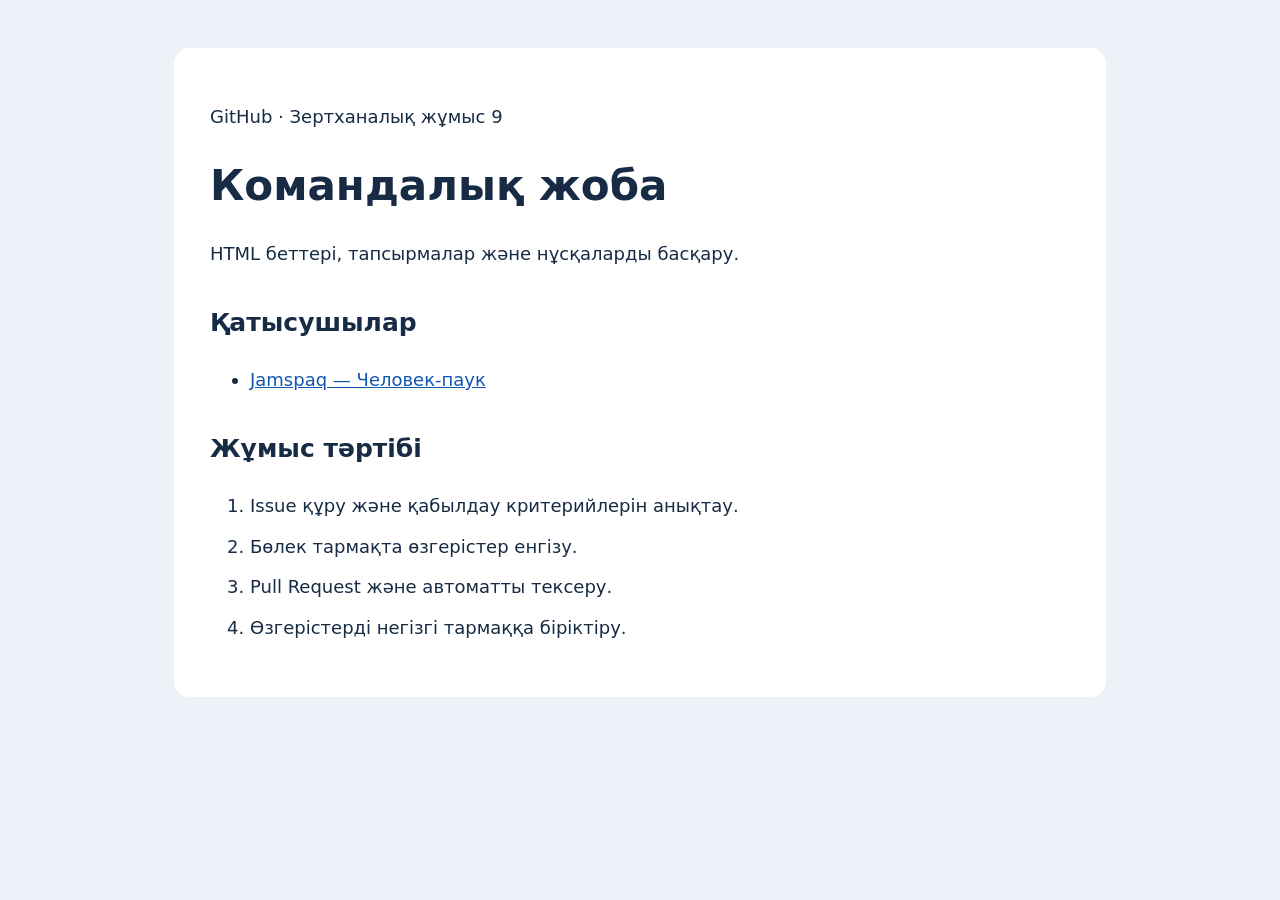
<file: index.html>
<!doctype html>
<html lang="kk"><head><meta charset="utf-8"><meta name="viewport" content="width=device-width, initial-scale=1"><title>Зертханалық жұмыс 9</title><link rel="stylesheet" href="style.css"></head>
<body><main><header><p>GitHub · Зертханалық жұмыс 9</p><h1>Командалық жоба</h1><p>HTML беттері, тапсырмалар және нұсқаларды басқару.</p></header><section aria-labelledby="members"><h2 id="members">Қатысушылар</h2><ul><li><a href="favorite-hero.html">Jamspaq — Человек-паук</a></li></ul></section><section><h2>Жұмыс тәртібі</h2><ol><li>Issue құру және қабылдау критерийлерін анықтау.</li><li>Бөлек тармақта өзгерістер енгізу.</li><li>Pull Request және автоматты тексеру.</li><li>Өзгерістерді негізгі тармаққа біріктіру.</li></ol></section></main></body></html>
</file>
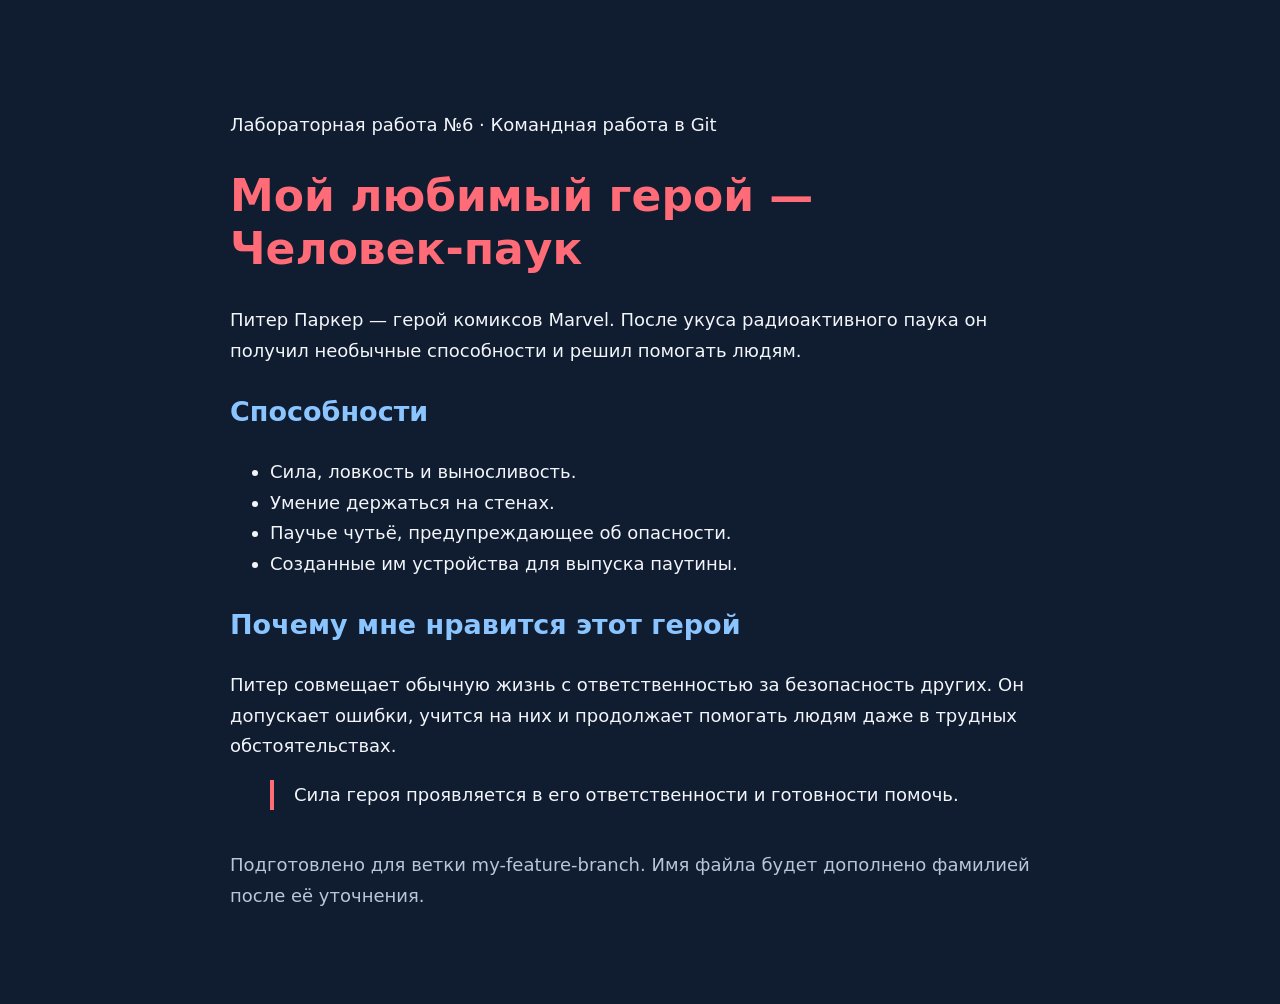
<file: favorite-hero.html>
<!doctype html>
<html lang="ru"><head><meta charset="utf-8"><meta name="viewport" content="width=device-width, initial-scale=1"><title>Любимый герой — Человек-паук</title>
<style>body{margin:0;background:#101c30;color:#f2f5fa;font:18px/1.7 system-ui}main{max-width:820px;margin:60px auto;padding:32px}h1{font-size:44px;line-height:1.2;color:#ff6b76}h2{color:#8bc5ff}a{color:#8bc5ff}blockquote{border-left:4px solid #ff6b76;padding-left:20px}footer{margin-top:40px;color:#b9c5d8}</style></head>
<body><main><p>Лабораторная работа №6 · Командная работа в Git</p><h1>Мой любимый герой — Человек-паук</h1>
<p>Питер Паркер — герой комиксов Marvel. После укуса радиоактивного паука он получил необычные способности и решил помогать людям.</p>
<h2>Способности</h2><ul><li>Сила, ловкость и выносливость.</li><li>Умение держаться на стенах.</li><li>Паучье чутьё, предупреждающее об опасности.</li><li>Созданные им устройства для выпуска паутины.</li></ul>
<h2>Почему мне нравится этот герой</h2><p>Питер совмещает обычную жизнь с ответственностью за безопасность других. Он допускает ошибки, учится на них и продолжает помогать людям даже в трудных обстоятельствах.</p>
<blockquote>Сила героя проявляется в его ответственности и готовности помочь.</blockquote>
<footer>Подготовлено для ветки my-feature-branch. Имя файла будет дополнено фамилией после её уточнения.</footer></main></body></html>
</file>
<file: style.css>
body{margin:0;background:#eef2f8;color:#172b45;font:18px/1.7 system-ui}main{max-width:860px;margin:48px auto;padding:36px;background:#fff;border-radius:16px}h1{font-size:42px;line-height:1.2}h2{font-size:25px}a{color:#1256b4}section{margin-top:32px}li{margin:10px 0}@media(max-width:600px){main{margin:16px;padding:22px}h1{font-size:32px}}
</file>
